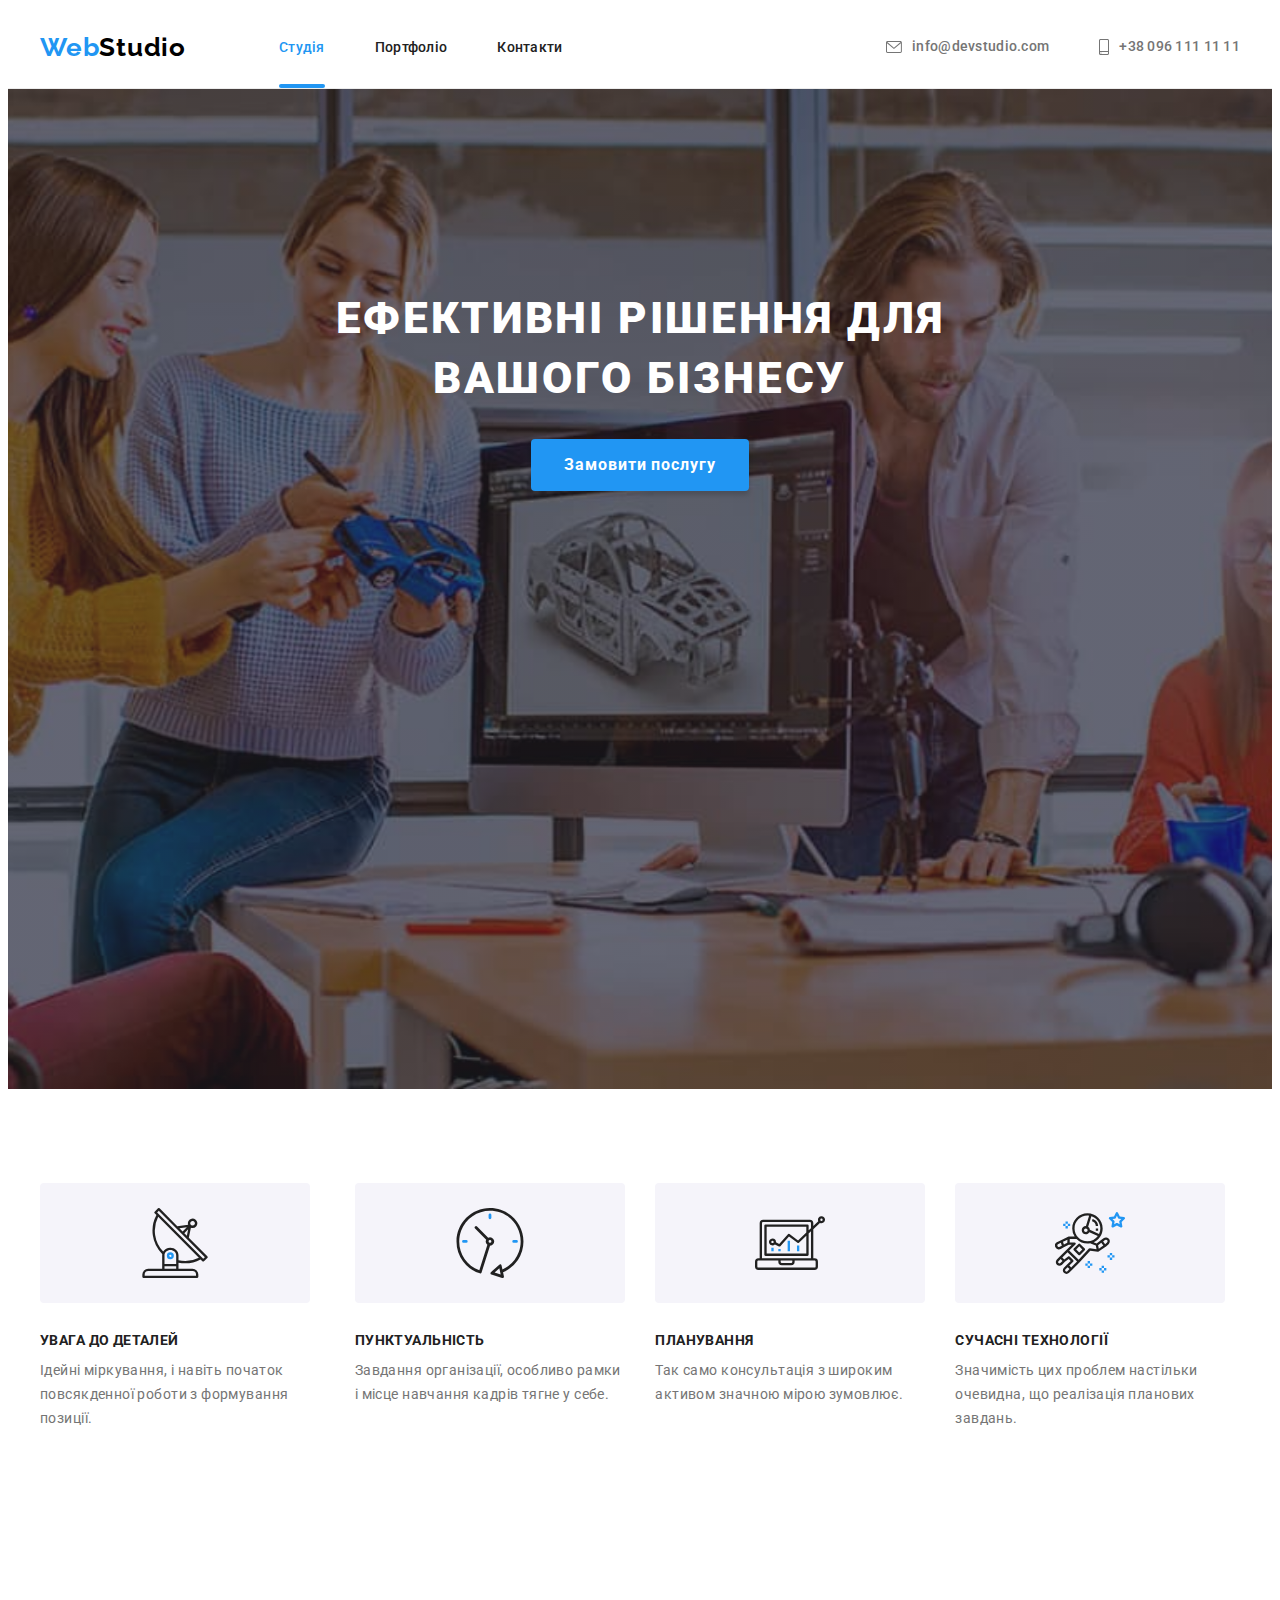
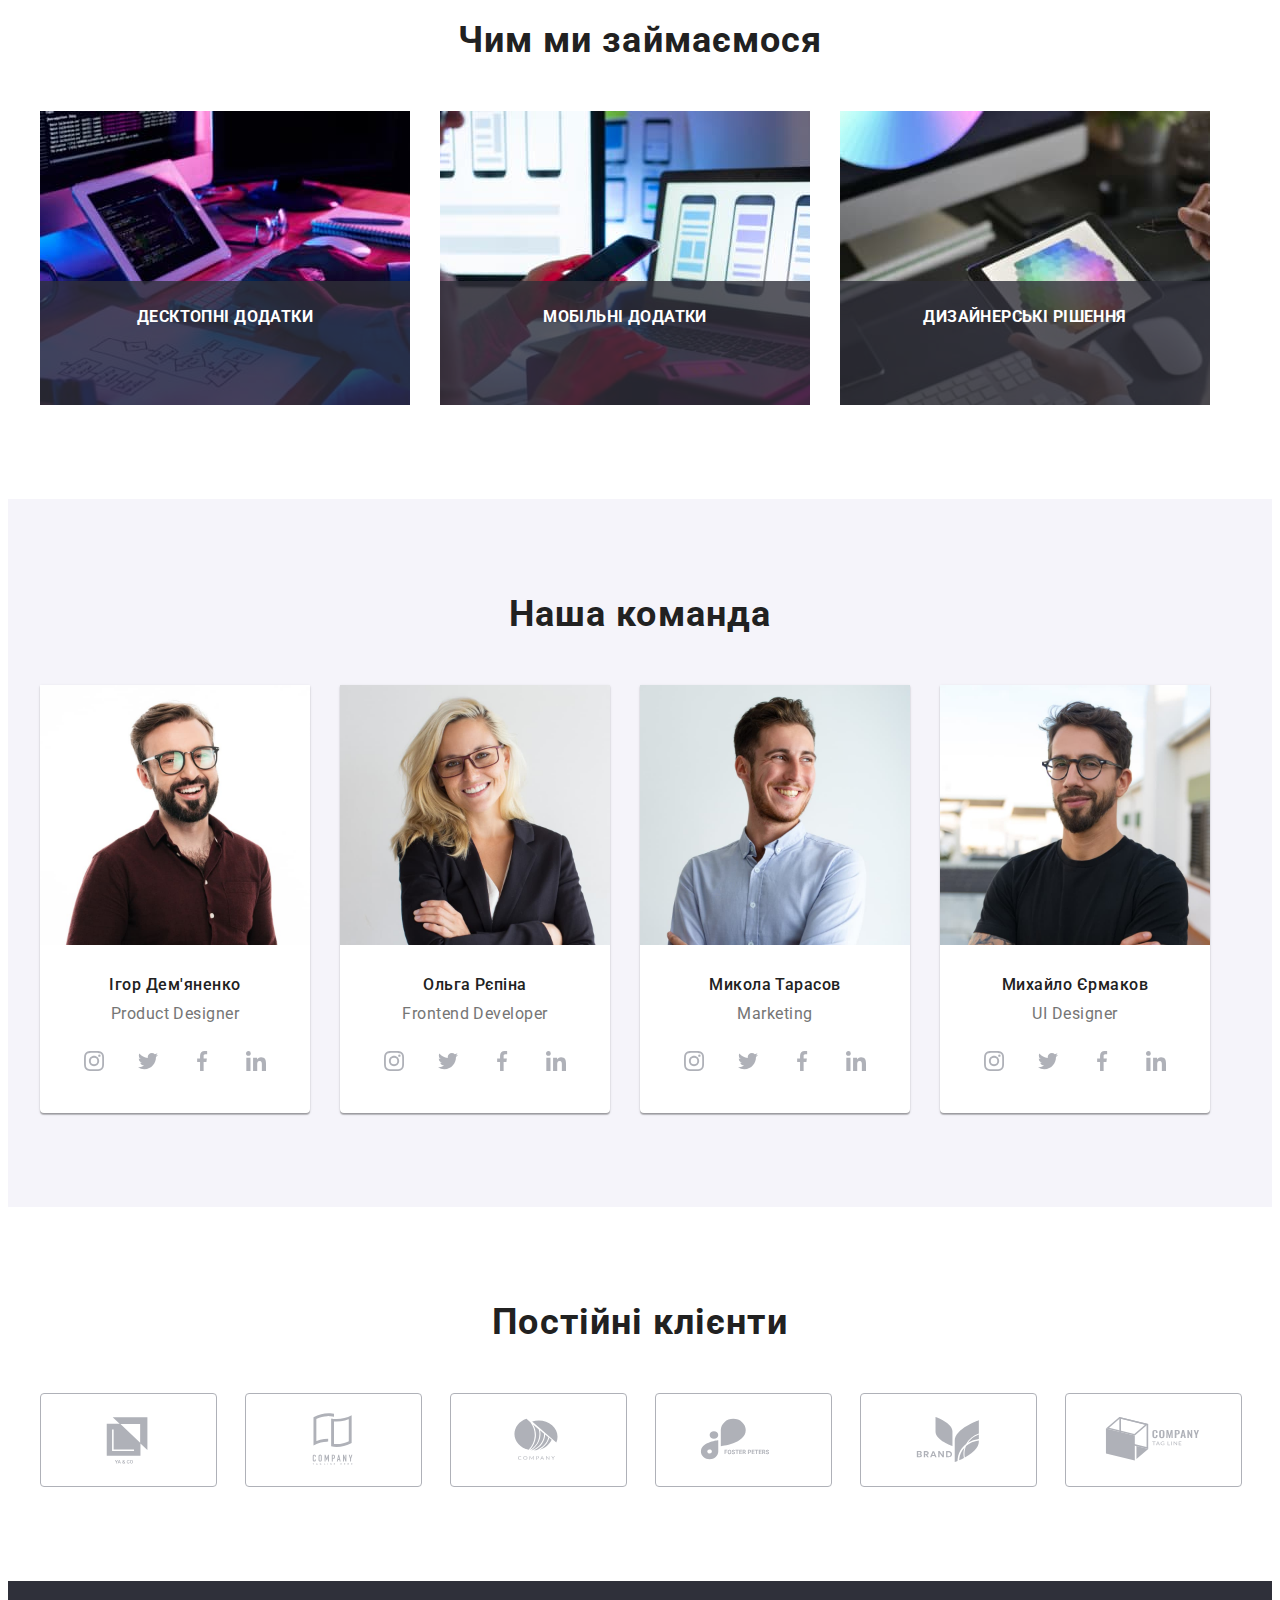
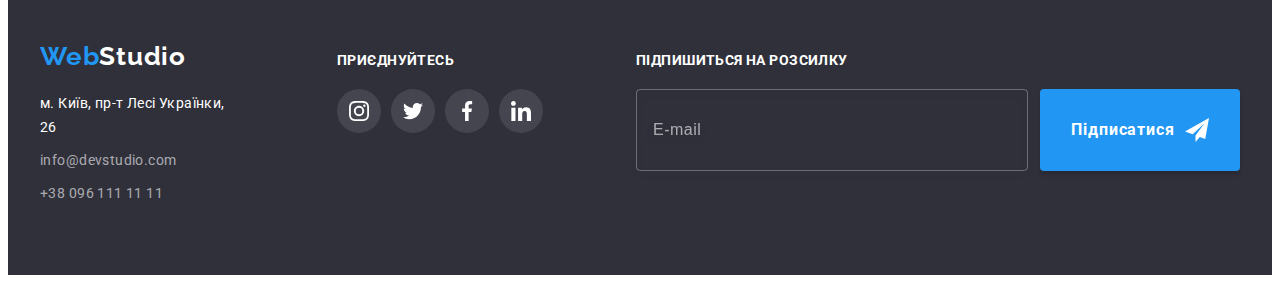
<file: index.html>
<!DOCTYPE html>
<html lang="uk">
  <head>
    <meta charset="UTF-8" />
    <meta http-equiv="X-UA-Compatible" content="IE=edge" />
    <meta name="viewport" content="width=device-width, initial-scale=1.0" />
    <title>WebStudio</title>
    <link
      rel="stylesheet"
      href="https://cdnjs.cloudflare.com/ajax/libs/modern-normalize/1.1.0/modern-normalize.min.css"
      integrity="sha512-wpPYUAdjBVSE4KJnH1VR1HeZfpl1ub8YT/NKx4PuQ5NmX2tKuGu6U/JRp5y+Y8XG2tV+wKQpNHVUX03MfMFn9Q=="
      crossorigin="anonymous"
      referrerpolicy="no-referrer"
    />
    <link rel="preconnect" href="https://fonts.googleapis.com" />
    <link rel="preconnect" href="https://fonts.gstatic.com" crossorigin />
    <link
      href="https://fonts.googleapis.com/css2?family=Raleway:wght@700&family=Roboto:wght@400;500;700;900&display=swap"
      rel="stylesheet"
    />
    <link rel="stylesheet" href="./css/main.min.css" />
  </head>
  <body>
    <header class="header">
      <div class="container">
        <div class="header__container">
          <nav class="header__nav">
            <a class="logo" href="/"
              >Web<span class="logo__part">Studio</span></a
            >
            <ul class="header__menu">
              <li>
                <a class="header__link header__link--current" href="/">Студія</a>
              </li>
              <li>
                <a class="header__link" href="./portfolio.html">Портфоліо</a>
              </li>
              <li>
                <a class="header__link" href="#">Контакти</a>
              </li>
            </ul>
          </nav>
          <ul class="contacts">
            <li>
              <a class="contacts__link" href="mailto:info@devstudio.com">
                <svg class="contacts__icon" width="16" height="12">
                  <use href="./images/icons.svg#icon-envelope"></use></svg>
                  info@devstudio.com</a
              >
            </li>
            <li>
              <a class="contacts__link" href="tel:+380961111111">
                <svg class="contacts__icon" width="10" height="16">
                  <use href="./images/icons.svg#icon-smartphone"></use>
                </svg>
                +38 096 111 11 11</a
              >
            </li>
          </ul>
        </div>
      </div>
    </header>
    <main>
      <section class="hero-section">
        <div class="container">
          <h1 class="hero-section__title">Ефективні рішення для вашого бізнесу</h1>
          <button class="button hero-section__button" type="button" data-modal-open>
            Замовити послугу
          </button>
        </div>
      </section>
      <section class="section">
        <div class="container">
          <h2 class="visually-hidden">Наші переваги</h2>
          <ul class="benefits">
            <li>
              <div class="benefits__container">
                <svg width="70" height="70">
                  <use href="./images/icons.svg#icon-antenna"></use>
                </svg>
              </div>
              <h3 class="benefits__title">Увага до деталей</h3>
              <p class="benefits__text">
                Ідейні міркування, і навіть початок повсякденної роботи з
                формування позиції.
              </p>
            </li>
            <li>
              <div class="benefits__container">
                <svg width="70" height="70">
                  <use href="./images/icons.svg#icon-clock"></use>
                </svg>
              </div>
              <h3 class="benefits__title">Пунктуальність</h3>
              <p class="benefits__text">
                Завдання організації, особливо рамки і місце навчання кадрів
                тягне у себе.
              </p>
            </li>
            <li>
              <div class="benefits__container">
                <svg width="70" height="70">
                  <use href="./images/icons.svg#icon-diagram"></use>
                </svg>
              </div>
              <h3 class="benefits__title">Планування</h3>
              <p class="benefits__text">
                Так само консультація з широким активом значною мірою зумовлює.
              </p>
            </li>
            <li>
              <div class="benefits__container">
                <svg width="70" height="70">
                  <use href="./images/icons.svg#icon-astronaut"></use>
                </svg>
              </div>
              <h3 class="benefits__title">Сучасні технології</h3>
              <p class="benefits__text">
                Значимість цих проблем настільки очевидна, що реалізація
                планових завдань.
              </p>
            </li>
          </ul>
        </div>
      </section>
      <section class="section section-activity">
        <div class="container">
          <h2 class="caption">Чим ми займаємося</h2>
          <ul class="section-activity__list ">
            <li class="section-activity__card">
              <img src="./images/box1.jpg" alt="Написання коду" width="370" />
              <div class="section-activity__title">
                <h3>Десктопні додатки</h3>
              </div>
            </li>
            <li class="section-activity__card">
              <img
                src="./images/box2.jpg"
                alt="Створення додатків"
                width="370"
              />
              <div class="section-activity__title">
                <h3>Мобільні додатки</h3>
              </div>
            </li>
            <li class="section-activity__card">
              <img
                src="./images/box3.jpg"
                alt="Дизайн оформлення"
                width="370"
              />
              <div class="section-activity__title">
                <h3>Дизайнерські рішення</h3>
              </div>
            </li>
          </ul>
        </div>
      </section>
      <section class="section team-section team-section--bg-color">
        <div class="container">
          <h2 class="caption">Наша команда</h2>
          <ul class="team-section__list">
            <li class="employee">
              <img
                src="./images/img1.jpg"
                alt="Фото дизайнера продукту"
                width="270"
              />
              <div class="employee__thumb">
                <h3 class="employee__title">Ігор Дем'яненко</h3>
                <p class="employee__text">Product Designer</p>
                <ul class="social-list">
                  <li class="social-list__item">
                    <a class="social-list__link" href="#">
                      <svg width="20" height="20">
                        <use href="./images/icons.svg#icon-instagram"></use>
                      </svg>
                    </a>
                  </li>
                  <li class="social-list__item">
                    <a class="social-list__link" href="#">
                      <svg width="20" height="20">
                        <use href="./images/icons.svg#icon-twitter"></use>
                      </svg>
                    </a>
                  </li>
                  <li class="social-list__item">
                    <a class="social-list__link" href="#">
                      <svg width="20" height="20">
                        <use href="./images/icons.svg#icon-facebook"></use>
                      </svg>
                    </a>
                  </li>
                  <li class="social-list__item">
                    <a class="social-list__link" href="#">
                      <svg width="20" height="20">
                        <use href="./images/icons.svg#icon-linkedin"></use>
                      </svg>
                    </a>
                  </li>
                </ul>
              </div>
            </li>
            <li class="employee">
              <img
                src="./images/img2.jpg"
                alt="Фото Frontend розробника"
                width="270"
              />
              <div class="employee__thumb">
                <h3 class="employee__title">Ольга Рєпіна</h3>
                <p class="employee__text">Frontend Developer</p>
                <ul class="social-list">
                  <li class="social-list__item">
                    <a class="social-list__link" href="#">
                      <svg width="20" height="20">
                        <use href="./images/icons.svg#icon-instagram"></use>
                      </svg>
                    </a>
                  </li>
                  <li class="social-list__item">
                    <a class="social-list__link" href="#">
                      <svg width="20" height="20">
                        <use href="./images/icons.svg#icon-twitter"></use>
                      </svg>
                    </a>
                  </li>
                  <li class="social-list__item">
                    <a class="social-list__link" href="#">
                      <svg width="20" height="20">
                        <use href="./images/icons.svg#icon-facebook"></use>
                      </svg>
                    </a>
                  </li>
                  <li class="social-list__item">
                    <a class="social-list__link" href="#">
                      <svg width="20" height="20">
                        <use href="./images/icons.svg#icon-linkedin"></use>
                      </svg>
                    </a>
                  </li>
                </ul>
              </div>
            </li>
            <li class="employee">
              <img src="./images/img3.jpg" alt="Фото маркетолога" width="270" />
              <div class="employee__thumb">
                <h3 class="employee__title">Микола Тарасов</h3>
                <p class="employee__text">Marketing</p>
                <ul class="social-list">
                  <li class="social-list__item">
                    <a class="social-list__link" href="#">
                      <svg width="20" height="20">
                        <use href="./images/icons.svg#icon-instagram"></use>
                      </svg>
                    </a>
                  </li>
                  <li class="social-list__item">
                    <a class="social-list__link" href="#">
                      <svg width="20" height="20">
                        <use href="./images/icons.svg#icon-twitter"></use>
                      </svg>
                    </a>
                  </li>
                  <li class="social-list__item">
                    <a class="social-list__link" href="#">
                      <svg width="20" height="20">
                        <use href="./images/icons.svg#icon-facebook"></use>
                      </svg>
                    </a>
                  </li>
                  <li class="social-list__item">
                    <a class="social-list__link" href="#">
                      <svg width="20" height="20">
                        <use href="./images/icons.svg#icon-linkedin"></use>
                      </svg>
                    </a>
                  </li>
                </ul>
              </div>
            </li>
            <li class="employee">
              <img
                src="./images/img4.jpg"
                alt="Фото дизайнера інтерфейсу"
                width="270"
              />
              <div class="employee__thumb">
                <h3 class="employee__title">Михайло Єрмаков</h3>
                <p class="employee__text">UI Designer</p>
                <ul class="social-list">
                  <li class="social-list__item">
                    <a class="social-list__link" href="#">
                      <svg width="20" height="20">
                        <use href="./images/icons.svg#icon-instagram"></use>
                      </svg>
                    </a>
                  </li>
                  <li class="social-list__item">
                    <a class="social-list__link" href="#">
                      <svg width="20" height="20">
                        <use href="./images/icons.svg#icon-twitter"></use>
                      </svg>
                    </a>
                  </li>
                  <li class="social-list__item">
                    <a class="social-list__link" href="#">
                      <svg width="20" height="20">
                        <use href="./images/icons.svg#icon-facebook"></use>
                      </svg>
                    </a>
                  </li>
                  <li class="social-list__item">
                    <a class="social-list__link" href="#">
                      <svg width="20" height="20">
                        <use href="./images/icons.svg#icon-linkedin"></use>
                      </svg>
                    </a>
                  </li>
                </ul>
              </div>
            </li>
          </ul>
        </div>
      </section>
      <section class="section">
        <div class="container">
          <h2 class="caption">Постійні клієнти</h2>
          <ul class="clients-list">
            <li class="clients-list__item">
              <a class="clients-list__link" href="#">
                <svg width="106" height="60">
                  <use href="./images/icons.svg#icon-logo"></use>
                </svg>
              </a>
            </li>

            <li class="clients-list__item">
              <a class="clients-list__link" href="#">
                <svg width="106" height="60">
                  <use href="./images/icons.svg#icon-tag-line-here"></use>
                </svg>
              </a>
            </li>

            <li class="clients-list__item">
              <a class="clients-list__link" href="#">
                <svg width="106" height="60">
                  <use href="./images/icons.svg#icon-company"></use>
                </svg>
              </a>
            </li>

            <li class="clients-list__item">
              <a class="clients-list__link" href="#">
                <svg width="106" height="60">
                  <use href="./images/icons.svg#icon-foster-peters"></use>
                </svg>
              </a>
            </li>

            <li class="clients-list__item">
              <a class="clients-list__link" href="#">
                <svg width="106" height="60">
                  <use href="./images/icons.svg#icon-brand"></use>
                </svg>
              </a>
            </li>

            <li class="clients-list__item">
              <a class="clients-list__link" href="#">
                <svg width="106" height="60">
                  <use href="./images/icons.svg#icon-tag-line"></use>
                </svg>
              </a>
            </li>
          </ul>
        </div>
      </section>
    </main>
    <footer class="footer">
      <div class="container">
        <div class="footer__container">
          <div class="footer__thumb">
            <a class="logo" href="/"
              >Web<span class="logo__part logo__part--white">Studio</span></a
            >
            <address class="footer__address">
              <ul>
                <li class="footer__item">
                  <a
                    class="footer__link footer__link--white"
                    href="https://goo.gl/maps/CPtrU1FHBa2aNyZL9"
                    target="_blank"
                    rel="noopener noreferrer nofollow"
                    >м. Київ, пр-т Лесі Українки, 26</a
                  >
                </li>
                <li class="footer__item">
                  <a
                    class="footer__link"
                    href="mailto:info@devstudio.com"
                    >info@devstudio.com</a
                  >
                </li>
                <li class="footer__item">
                  <a class="footer__link" href="tel:+380961111111"
                    >+38 096 111 11 11</a
                  >
                </li>
              </ul>
            </address>
          </div>
          <div class="footer__social">
            <p class="footer__caption">Приєднуйтесь</p>
            <ul class="footer__social-list">
              <li class="footer__social-item">
                <a class="footer__social-link" href="#">
                  <svg width="20" height="20">
                    <use href="./images/icons.svg#icon-instagram"></use>
                  </svg>
                </a>
              </li>
              <li class="footer__social-item">
                <a class="footer__social-link" href="#">
                  <svg width="20" height="20">
                    <use href="./images/icons.svg#icon-twitter"></use>
                  </svg>
                </a>
              </li>
              <li class="footer__social-item">
                <a class="footer__social-link" href="#">
                  <svg width="20" height="20">
                    <use href="./images/icons.svg#icon-facebook"></use>
                  </svg>
                </a>
              </li>
              <li class="footer__social-item">
                <a class="footer__social-link" href="#">
                  <svg width="20" height="20">
                    <use href="./images/icons.svg#icon-linkedin"></use>
                  </svg>
                </a>
              </li>
            </ul>
          </div>

          <div>
            <p class="footer__caption">Підпишиться на розсилку</p>
            <form name="subscription-form" class="subscription-form">
              <label for="email"></label>
              <input
                id="email"
                class="subscription-form__input"
                type="email"
                name="email-footer"
                placeholder="E-mail"
              />
              <button class="button subscription-form__button" type="submit">
                Підписатися
                <svg width="24" height="24">
                  <use href="./images/icons.svg#icon-send"></use>
                </svg>
              </button>
            </form>
          </div>
        </div>
      </div>
    </footer>

    <div class="backdrop is-hidden" data-modal>
      <div class="modal">
        <button class="modal__close-button" type="button" data-modal-close>
          <svg width="11" height="11">
            <use href="./images/icons.svg#icon-close-black"></use>
          </svg>
        </button>
        <div class="modal__container">
          <h2 class="modal__title">Залиште свої дані, ми вам передзвонимо</h2>
          <form class="form">
            <label class="form__label" for="person-name">Ім'я</label>
            <div class="form__control">
              <input
                id="person-name"
                class="form__input"
                type="text"
                name="person-name"
              />
              <svg class="form__icon" width="18" height="18">
                <use href="./images/icons.svg#icon-person"></use>
              </svg>
            </div>

            <label class="form__label" for="person-number">Телефон</label>
            <div class="form__control">
              <input
                id="person-number"
                class="form__input"
                type="tel"
                name="person-number"
              />
              <svg class="form__icon" width="18" height="18">
                <use href="./images/icons.svg#icon-phone"></use>
              </svg>
            </div>

            <label class="form__label" for="person-email">Пошта</label>
            <div class="form__control">
              <input
                id="person-email"
                class="form__input"
                type="email"
                name="person-email"
              />
              <svg class="form__icon" width="18" height="18">
                <use href="./images/icons.svg#icon-email"></use>
              </svg>
            </div>

            <label class="form__label" for="person-comment">Коментар</label>
            <textarea
              id="person-comment"
              class="form__comment"
              name="person-comment"
              placeholder="Введіть текст"
            ></textarea>

            <div class="form__checkbox">
              <label for="checkbox-terms" class="form__checkbox-label">
              <input
                id="checkbox-terms"
                class="form__checkbox-input visually-hidden"
                type="checkbox"
                name="checkbox-terms"
              />
                <div class="form__checkbox-icon">
                  <svg width="16" height="15">
                    <use href="./images/icons.svg#icon-check"></use>
                  </svg>
                </div>
                Погоджуюся з розсилкою та приймаю
                <a class="form__link-terms" href="#">Умови договору</a>
              </label>
            </div>
            <button class=" button form__button" type="submit">Відправити</button>
          </form>
        </div>
      </div>
    </div>

    <script src="./js/modal..js"></script>
  </body>
</html>
</file>
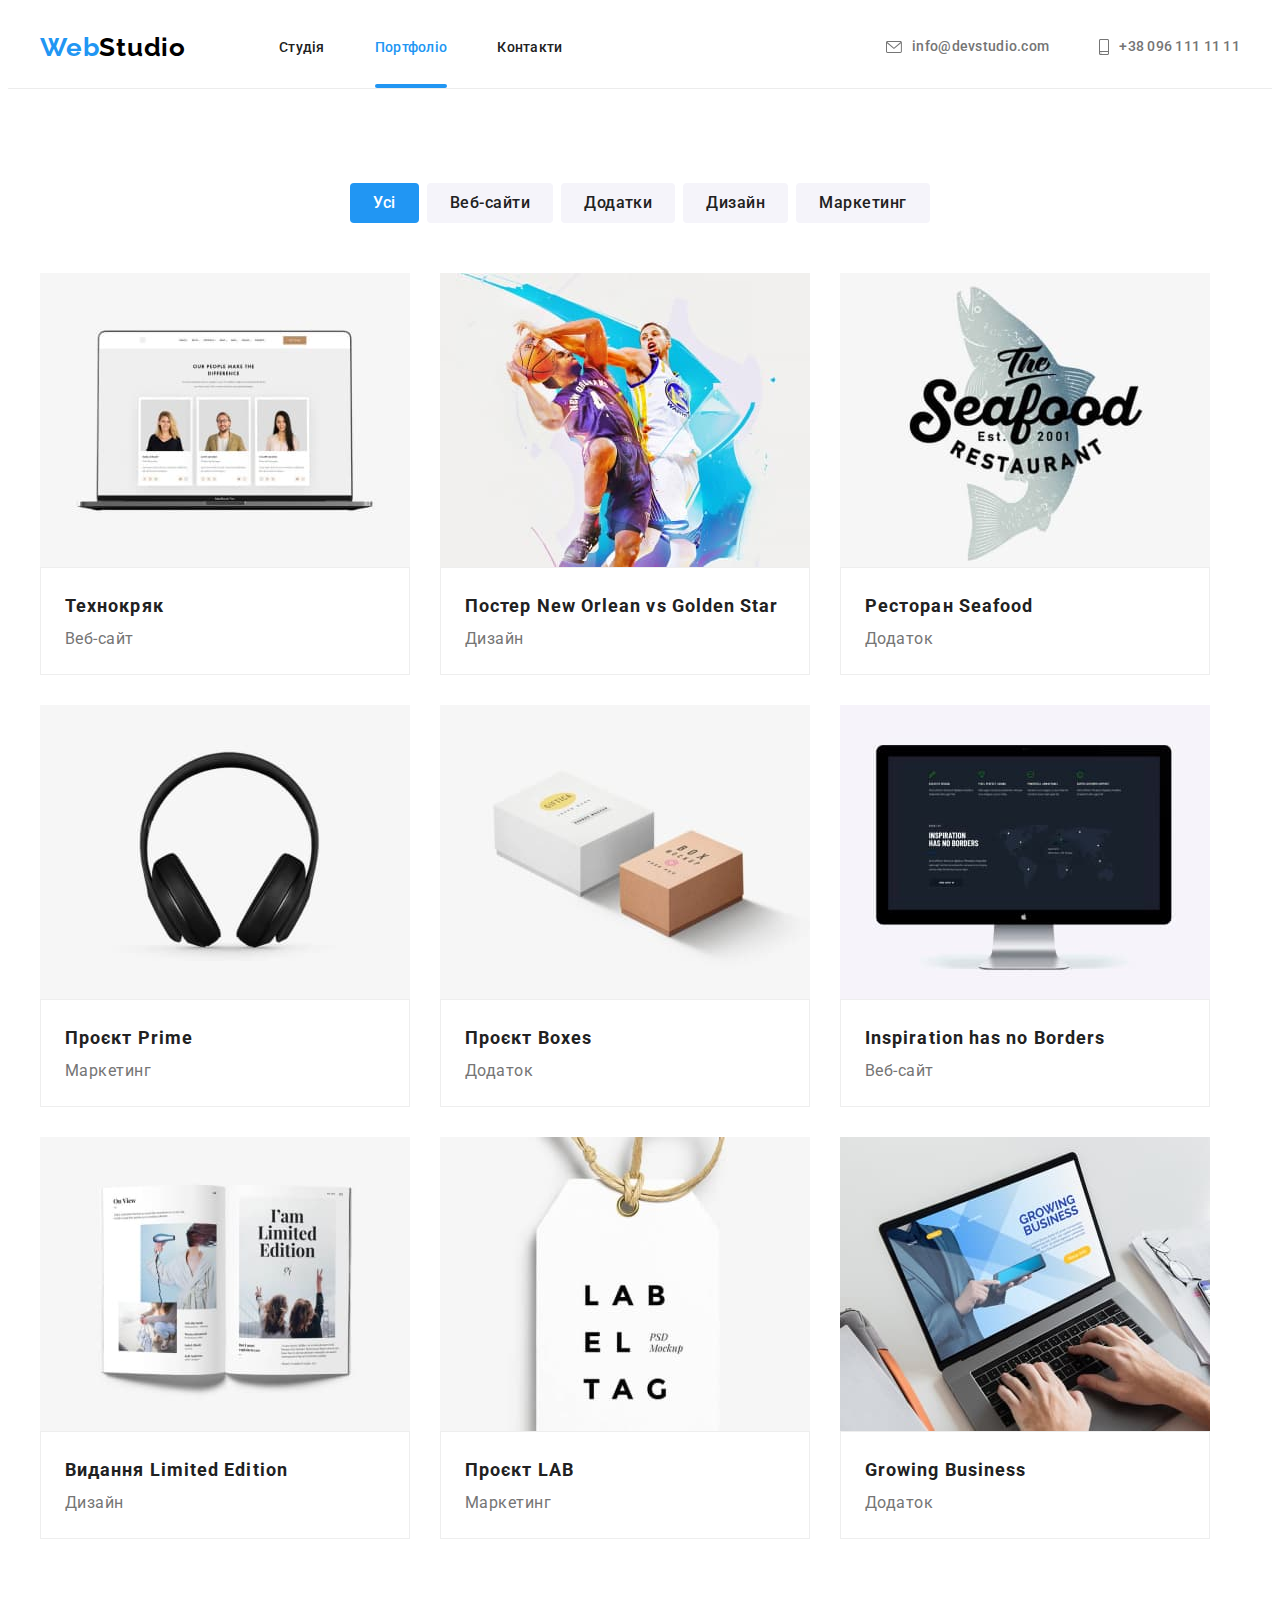
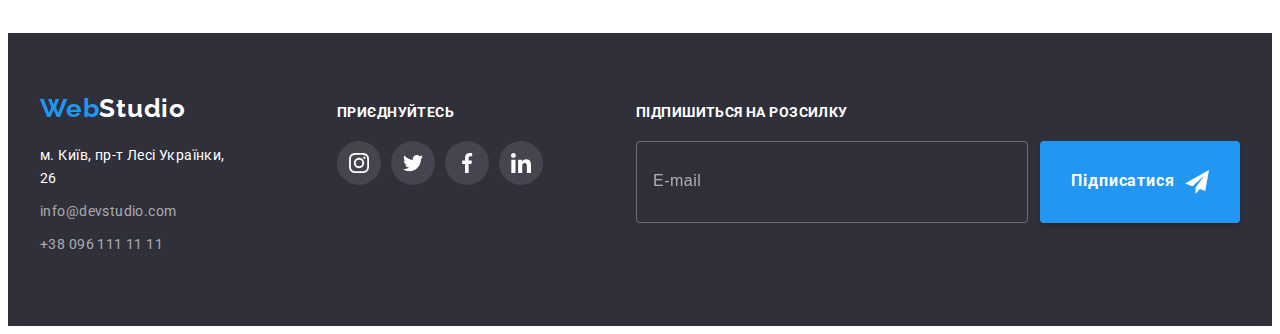
<file: portfolio.html>
<!DOCTYPE html>
<html lang="en">
  <head>
    <meta charset="UTF-8" />
    <meta http-equiv="X-UA-Compatible" content="IE=edge" />
    <meta name="viewport" content="width=device-width, initial-scale=1.0" />
    <title>Document</title>
    <link
      rel="stylesheet"
      href="https://cdnjs.cloudflare.com/ajax/libs/modern-normalize/1.1.0/modern-normalize.min.css"
      integrity="sha512-wpPYUAdjBVSE4KJnH1VR1HeZfpl1ub8YT/NKx4PuQ5NmX2tKuGu6U/JRp5y+Y8XG2tV+wKQpNHVUX03MfMFn9Q=="
      crossorigin="anonymous"
      referrerpolicy="no-referrer"
    />
    <link rel="preconnect" href="https://fonts.googleapis.com" />
    <link rel="preconnect" href="https://fonts.gstatic.com" crossorigin />
    <link
      href="https://fonts.googleapis.com/css2?family=Raleway:wght@700&family=Roboto:wght@400;500;700;900&display=swap"
      rel="stylesheet"
    />
    <link rel="stylesheet" href="./css/main.min.css" />
  </head>
  <body>
    <header class="header">
      <div class="container">
        <div class="header__container">
          <nav class="header__nav">
            <a class="logo" href="/"
              >Web<span class="logo__part">Studio</span></a
            >
            <ul class=" header__menu">
              <li><a class="header__link" href="./index.html">Студія</a></li>
              <li><a class="header__link header__link--current" href="#">Портфоліо</a></li>
              <li><a class="header__link" href="#">Контакти</a></li>
            </ul>
          </nav>
          <ul class="contacts">
            <li>
              <a class="contacts__link" href="mailto:info@devstudio.com">
                <svg class="contacts__icon" width="16" height="12">
                  <use href="./images/icons.svg#icon-envelope"></use></svg>
                  info@devstudio.com</a
              >
            </li>
            <li>
              <a class="contacts__link" href="tel:+380961111111">
                <svg class="contacts__icon" width="10" height="16">
                  <use href="./images/icons.svg#icon-smartphone"></use>
                </svg>
                +38 096 111 11 11</a
              >
            </li>
          </ul>
        </div>
      </div>
    </header>
    <main>
      <h1 class="visually-hidden">Портфоліо</h1>
      <section class="section">
        <div class="container">
          <ul class="filter-list">
            <li>
              <button class="filter-list__button filter-list__button--current" type="button">Усі</button>
            </li>
            <li>
              <button class="filter-list__button" type="button">Веб-сайти</button>
            </li>
            <li>
              <button class="filter-list__button" type="button">Додатки</button>
            </li>
            <li>
              <button class="filter-list__button" type="button">Дизайн</button>
            </li>
            <li>
              <button class="filter-list__button" type="button">Маркетинг</button>
            </li>
          </ul>

          <ul class="portfolio">
            <li>
              <a class="portfolio__link" href="">
                <div class="portfolio__img">
                  <img
                    src="./images/technokryak.jpg"
                    alt="Веб-сайт"
                    width="370"
                  />
                  <div class="portfolio__overlay">
                    <p>
                      Ресурс пропонує комплексні пропозиції з різним рівнем
                      функціоналу та сервісів. Все це дозволить відвідувачу
                      отримати вичерпні відомості про компанію чи приватну
                      особу.
                    </p>
                  </div>
                </div>
                <div class="portfolio__box">
                  <h2 class="portfolio__title">Технокряк</h2>
                  <p class="portfolio__text">Веб-сайт</p>
                </div>
              </a>
            </li>
            <li>
              <a class="portfolio__link" href="">
                <div class="portfolio__img">
                <img
                  src="./images/poster.jpg"
                  alt="Гра в баскетбол"
                  width="370"
                />
                <div class="portfolio__overlay">
                    <p>
                      Ресурс пропонує комплексні пропозиції з різним рівнем
                      функціоналу та сервісів. Все це дозволить відвідувачу
                      отримати вичерпні відомості про компанію чи приватну
                      особу.
                    </p>
                  </div>
                </div>
                <div class="portfolio__box">
                  <h2 class="portfolio__title">Постер New Orlean vs Golden Star</h2>
                  <p class="portfolio__text">Дизайн</p>
                </div>
              </a>
            </li>
            <li>
              <a class="portfolio__link" href="">
                <div class="portfolio__img">
                <img
                  src="./images/restaurant.jpg"
                  alt="Назва ресторану"
                  width="370"
                />
                <div class="portfolio__overlay">
                    <p>
                      Ресурс пропонує комплексні пропозиції з різним рівнем
                      функціоналу та сервісів. Все це дозволить відвідувачу
                      отримати вичерпні відомості про компанію чи приватну
                      особу.
                    </p>
                  </div>
                </div>
                <div class="portfolio__box">
                  <h2 class="portfolio__title">Ресторан Seafood</h2>
                  <p class="portfolio__text">Додаток</p>
                </div>
              </a>
            </li>
            <li>
              <a class="portfolio__link" href="">
                <div class="portfolio__img">
                <img
                  src="./images/project-prime.jpg"
                  alt="Навушники"
                  width="370"
                />
                <div class="portfolio__overlay">
                    <p>
                      Ресурс пропонує комплексні пропозиції з різним рівнем
                      функціоналу та сервісів. Все це дозволить відвідувачу
                      отримати вичерпні відомості про компанію чи приватну
                      особу.
                    </p>
                  </div>
                </div>
                <div class="portfolio__box">
                  <h2 class="portfolio__title">Проєкт Prime</h2>
                  <p class="portfolio__text">Маркетинг</p>
                </div>
              </a>
            </li>
            <li>
              <a class="portfolio__link" href="">
                <div class="portfolio__img">
                <img
                  src="./images/project-boxes.jpg"
                  alt="Дві коробки"
                  width="370"
                />
                <div class="portfolio__overlay">
                    <p>
                      Ресурс пропонує комплексні пропозиції з різним рівнем
                      функціоналу та сервісів. Все це дозволить відвідувачу
                      отримати вичерпні відомості про компанію чи приватну
                      особу.
                    </p>
                  </div>
                </div>
                <div class="portfolio__box">
                  <h2 class="portfolio__title">Проєкт Boxes</h2>
                  <p class="portfolio__text">Додаток</p>
                </div>
              </a>
            </li>
            <li>
              <a class="portfolio__link" href="">
                <div class="portfolio__img">
                <img
                  src="./images/inspiration.jpg"
                  alt="Монітор з відкритим веб-сайтом"
                  width="370"
                />
                <div class="portfolio__overlay">
                    <p>
                      Ресурс пропонує комплексні пропозиції з різним рівнем
                      функціоналу та сервісів. Все це дозволить відвідувачу
                      отримати вичерпні відомості про компанію чи приватну
                      особу.
                    </p>
                  </div>
                </div>
                <div class="portfolio__box">
                  <h2 class="portfolio__title">Inspiration has no Borders</h2>
                  <p class="portfolio__text">Веб-сайт</p>
                </div>
              </a>
            </li>
            <li>
              <a class="portfolio__link" href="">
                <div class="portfolio__img">
                <img
                  src="./images/limited-edition.jpg"
                  alt="Журнал"
                  width="370"
                />
                <div class="portfolio__overlay">
                    <p>
                      Ресурс пропонує комплексні пропозиції з різним рівнем
                      функціоналу та сервісів. Все це дозволить відвідувачу
                      отримати вичерпні відомості про компанію чи приватну
                      особу.
                    </p>
                  </div>
                </div>
                <div class="portfolio__box">
                  <h2 class="portfolio__title">Видання Limited Edition</h2>
                  <p class="portfolio__text">Дизайн</p>
                </div>
              </a>
            </li>
            <li>
              <a class="portfolio__link" href="">
                <div class="portfolio__img">
                <img
                  src="./images/project-lab.jpg"
                  alt="Тег етикетки"
                  width="370"
                />
                <div class="portfolio__overlay">
                    <p>
                      Ресурс пропонує комплексні пропозиції з різним рівнем
                      функціоналу та сервісів. Все це дозволить відвідувачу
                      отримати вичерпні відомості про компанію чи приватну
                      особу.
                    </p>
                  </div>
                </div>
                <div class="portfolio__box">
                  <h2 class="portfolio__title">Проєкт LAB</h2>
                  <p class="portfolio__text">Маркетинг</p>
                </div>
              </a>
            </li>
            <li>
              <a class="portfolio__link" href="">
                <div class="portfolio__img">
                <img
                  src="./images/growing-business.jpg"
                  alt="Ноутбук за яким прац.є людина "
                  width="370"
                />
                <div class="portfolio__overlay">
                    <p>
                      Ресурс пропонує комплексні пропозиції з різним рівнем
                      функціоналу та сервісів. Все це дозволить відвідувачу
                      отримати вичерпні відомості про компанію чи приватну
                      особу.
                    </p>
                  </div>
                </div>
                <div class="portfolio__box">
                  <h2 class="portfolio__title">Growing Business</h2>
                  <p class="portfolio__text">Додаток</p>
                </div>
              </a>
            </li>
          </ul>
        </div>
      </section>
    </main>

    <footer class="footer">
      <div class="container">
        <div class="footer__container">
          <div class="footer__thumb">
            <a class="logo" href="/"
              >Web<span class="logo__part logo__part--white">Studio</span></a
            >
            <address class="footer__address">
              <ul>
                <li class="footer__item">
                  <a
                    class="footer__link footer__link--white"
                    href="https://goo.gl/maps/CPtrU1FHBa2aNyZL9"
                    target="_blank"
                    rel="noopener noreferrer nofollow"
                    >м. Київ, пр-т Лесі Українки, 26</a
                  >
                </li>
                <li class="footer__item">
                  <a
                    class="footer__link"
                    href="mailto:info@devstudio.com"
                    >info@devstudio.com</a
                  >
                </li>
                <li class="footer__item">
                  <a class="footer__link" href="tel:+380961111111"
                    >+38 096 111 11 11</a
                  >
                </li>
              </ul>
            </address>
          </div>
          <div class="footer__social">
            <p class="footer__caption">Приєднуйтесь</p>
            <ul class="footer__social-list">
              <li class="footer__social-item">
                <a class="footer__social-link" href="#">
                  <svg width="20" height="20">
                    <use href="./images/icons.svg#icon-instagram"></use>
                  </svg>
                </a>
              </li>
              <li class="footer__social-item">
                <a class="footer__social-link" href="#">
                  <svg width="20" height="20">
                    <use href="./images/icons.svg#icon-twitter"></use>
                  </svg>
                </a>
              </li>
              <li class="footer__social-item">
                <a class="footer__social-link" href="#">
                  <svg width="20" height="20">
                    <use href="./images/icons.svg#icon-facebook"></use>
                  </svg>
                </a>
              </li>
              <li class="footer__social-item">
                <a class="footer__social-link" href="#">
                  <svg width="20" height="20">
                    <use href="./images/icons.svg#icon-linkedin"></use>
                  </svg>
                </a>
              </li>
            </ul>
          </div>

          <div>
            <p class="footer__caption">Підпишиться на розсилку</p>
            <form name="subscription-form" class="subscription-form">
              <label for="email"></label>
              <input
                id="email"
                class="subscription-form__input"
                type="email"
                name="email-footer"
                placeholder="E-mail"
              />
              <button class="button subscription-form__button" type="submit">
                Підписатися
                <svg width="24" height="24">
                  <use href="./images/icons.svg#icon-send"></use>
                </svg>
              </button>
            </form>
          </div>
        </div>
      </div>
    </footer>
  </body>
</html>
</file>
<file: css/main.min.css>
:root{--primary-text-color: #757575;--title-text-color: #212121;--primary-white-color: #ffffff;--accept-color: #2196f3;--accept-text-color: rgba(255, 255, 255, 0.6);--primary-bg-color: #2f303a;--secondary-bg-color: #f5f4fa;--black-color: #000000;--icon-bg: #f5f4fa;--secondary-accept-color: #afb1b8;--main-font-size: 14px;--secondary-font-size: 16px;--main-font-weight: 400}body{background-color:var(--primary-white-color);color:var(--primary-text-color);font-family:"Roboto","Raleway",sans-serif;font-size:var(--main-font-size);font-weight:var(--main-font-weight)}h1,h2,h3,h4,h5,h6,p{margin:0}ul{margin:0;padding:0;list-style:none}a{text-decoration:none}img{display:block;max-width:100%;height:auto}.visually-hidden{position:absolute;white-space:nowrap;width:1px;height:1px;overflow:hidden;border:0;padding:0;clip:rect(0 0 0 0);-webkit-clip-path:inset(50%);clip-path:inset(50%);margin:-1px}.section-activity__list{display:-webkit-box;display:-ms-flexbox;display:flex;-ms-flex-preferred-size:calc((100% - 60px)/3);flex-basis:calc((100% - 60px)/3);gap:30px}.section-activity__card{position:relative;width:370px}.section-activity__title{position:absolute;width:100%;height:70px;bottom:0;padding-top:27px;padding-bottom:27px;background-color:rgba(47,48,58,.8);font-size:var(--main-font-size);font-weight:700;line-height:1.14;text-align:center;letter-spacing:.03em;text-transform:uppercase;color:var(--primary-white-color)}.backdrop{position:fixed;top:0;left:0;width:100%;height:100%;background-color:rgba(0,0,0,.2);z-index:1;-webkit-transition:opacity 250ms,visibility 250ms;transition:opacity 250ms,visibility 250ms}.is-hidden{opacity:0;visibility:hidden;pointer-events:none}.benefits{display:-webkit-box;display:-ms-flexbox;display:flex;-ms-flex-preferred-size:calc((100% - 90px)/4);flex-basis:calc((100% - 90px)/4);gap:30px}.benefits__container{display:-webkit-box;display:-ms-flexbox;display:flex;-webkit-box-align:center;-ms-flex-align:center;align-items:center;-webkit-box-pack:center;-ms-flex-pack:center;justify-content:center;margin-bottom:30px;width:270px;height:120px;border-radius:4px;background-color:var(--secondary-bg-color)}.benefits__title{margin-bottom:10px;color:var(--title-text-color);font-weight:700;font-size:var(--main-font-size);line-height:1.14;letter-spacing:.03em;text-transform:uppercase}.benefits__text{line-height:1.71;letter-spacing:.03em}.button{border:1px solid rgba(0,0,0,0);border-radius:4px;background-color:var(--accept-color);color:var(--primary-white-color);font-family:inherit;font-weight:700;font-size:var(--secondary-font-size);line-height:1.88;letter-spacing:.06em;cursor:pointer;text-align:center;-webkit-box-shadow:0px 4px 4px rgba(0,0,0,.15);box-shadow:0px 4px 4px rgba(0,0,0,.15);-webkit-transition:background-color 250ms cubic-bezier(0.4, 0, 0.2, 1);transition:background-color 250ms cubic-bezier(0.4, 0, 0.2, 1)}.button:hover,.button:focus{background-color:#188ce8}.caption{margin-bottom:50px;color:var(--title-text-color);font-weight:700;font-size:36px;line-height:1.17;letter-spacing:.03em;text-align:center}.clients-list{display:-webkit-box;display:-ms-flexbox;display:flex;gap:30px}.clients-list__item{width:calc((100% - 150px)/6)}.clients-list__link{display:-webkit-box;display:-ms-flexbox;display:flex;-webkit-box-align:center;-ms-flex-align:center;align-items:center;-webkit-box-pack:center;-ms-flex-pack:center;justify-content:center;width:100%;height:92px;border:1px solid var(--secondary-accept-color);border-radius:4px;fill:var(--secondary-accept-color);-webkit-transition:border-color 250ms cubic-bezier(0.4, 0, 0.2, 1),fill 250ms cubic-bezier(0.4, 0, 0.2, 1);transition:border-color 250ms cubic-bezier(0.4, 0, 0.2, 1),fill 250ms cubic-bezier(0.4, 0, 0.2, 1)}.clients-list__link:hover,.clients-list__link:focus{border-color:var(--accept-color);fill:var(--accept-color)}.contacts{display:-webkit-box;display:-ms-flexbox;display:flex;gap:50px}.contacts__icon{margin-right:10px}.contacts__link{display:-webkit-box;display:-ms-flexbox;display:flex;-webkit-box-align:center;-ms-flex-align:center;align-items:center;color:var(--primary-text-color);fill:var(--primary-text-color);font-weight:500;line-height:1.14;letter-spacing:.02em;-webkit-transition:color 250ms cubic-bezier(0.4, 0, 0.2, 1),fill 250ms cubic-bezier(0.4, 0, 0.2, 1);transition:color 250ms cubic-bezier(0.4, 0, 0.2, 1),fill 250ms cubic-bezier(0.4, 0, 0.2, 1)}.contacts__link:hover,.contacts__link:focus{color:var(--accept-color);fill:var(--accept-color)}.container{width:100%;max-width:1200px;padding-right:15px;padding-left:15px;margin:0 auto}.employee{background-color:var(--primary-white-color);-webkit-box-shadow:0px 1px 3px rgba(0,0,0,.12),0px 1px 1px rgba(0,0,0,.14),0px 2px 1px rgba(0,0,0,.2);box-shadow:0px 1px 3px rgba(0,0,0,.12),0px 1px 1px rgba(0,0,0,.14),0px 2px 1px rgba(0,0,0,.2);border-radius:0px 0px 4px 4px}.employee__thumb{padding-top:30px;padding-bottom:30px}.employee__title{margin-bottom:10px;color:var(--title-text-color);font-weight:500;font-size:var(--secondary-font-size);line-height:1.19;letter-spacing:.03em;text-align:center}.employee__text{font-size:var(--secondary-font-size);line-height:1.19;letter-spacing:.03em;text-align:center;margin-bottom:16px}.filter-list{padding-bottom:16px;display:-webkit-box;display:-ms-flexbox;display:flex;-webkit-box-pack:center;-ms-flex-pack:center;justify-content:center;gap:8px;margin-bottom:34px}.filter-list__button{padding:6px 22px;-webkit-box-pack:center;-ms-flex-pack:center;justify-content:center;border:1px solid rgba(0,0,0,0);border-radius:4px;background-color:var(--secondary-bg-color);color:var(--title-text-color);font-family:inherit;font-weight:500;font-size:var(--secondary-font-size);line-height:1.62;letter-spacing:.03em;cursor:pointer;-webkit-transition:background-color 250ms cubic-bezier(0.4, 0, 0.2, 1),color 250ms cubic-bezier(0.4, 0, 0.2, 1),-webkit-box-shadow 250ms cubic-bezier(0.4, 0, 0.2, 1);transition:background-color 250ms cubic-bezier(0.4, 0, 0.2, 1),color 250ms cubic-bezier(0.4, 0, 0.2, 1),-webkit-box-shadow 250ms cubic-bezier(0.4, 0, 0.2, 1);transition:background-color 250ms cubic-bezier(0.4, 0, 0.2, 1),color 250ms cubic-bezier(0.4, 0, 0.2, 1),box-shadow 250ms cubic-bezier(0.4, 0, 0.2, 1);transition:background-color 250ms cubic-bezier(0.4, 0, 0.2, 1),color 250ms cubic-bezier(0.4, 0, 0.2, 1),box-shadow 250ms cubic-bezier(0.4, 0, 0.2, 1),-webkit-box-shadow 250ms cubic-bezier(0.4, 0, 0.2, 1)}.filter-list__button:hover,.filter-list__button:focus{background-color:var(--accept-color);color:var(--primary-white-color);-webkit-box-shadow:0px 3px 1px rgba(0,0,0,.1),0px 1px 2px rgba(0,0,0,.08),0px 2px 2px rgba(0,0,0,.12);box-shadow:0px 3px 1px rgba(0,0,0,.1),0px 1px 2px rgba(0,0,0,.08),0px 2px 2px rgba(0,0,0,.12)}.filter-list__button--current{background-color:var(--accept-color);color:var(--primary-white-color)}.footer{padding-top:60px;padding-bottom:60px;background-color:var(--primary-bg-color)}.footer__container{display:-webkit-box;display:-ms-flexbox;display:flex;-webkit-box-align:baseline;-ms-flex-align:baseline;align-items:baseline}.footer__thumb{padding-right:24px}.footer__address{margin-top:20px;font-style:normal}.footer__item{margin-bottom:9px}.footer__caption{font-weight:700;font-size:14px;line-height:1.14;letter-spacing:.03em;text-transform:uppercase;color:var(--primary-white-color);margin-bottom:20px}.footer__social{margin-left:70px;margin-right:93px}.footer__social-list{display:-webkit-box;display:-ms-flexbox;display:flex;gap:10px}.footer__social-item{width:44px;height:44px}.footer__link{color:var(--accept-text-color);line-height:1.71;letter-spacing:.03em;-webkit-transition:color 250ms cubic-bezier(0.4, 0, 0.2, 1);transition:color 250ms cubic-bezier(0.4, 0, 0.2, 1)}.footer__link--white{color:var(--primary-white-color)}.footer__link:hover,.footer__link:focus{color:var(--accept-color)}.footer__social-link{display:-webkit-box;display:-ms-flexbox;display:flex;-webkit-box-pack:center;-ms-flex-pack:center;justify-content:center;-webkit-box-align:center;-ms-flex-align:center;align-items:center;width:100%;height:100%;border-radius:50%;background-color:rgba(255,255,255,.1);fill:var(--primary-white-color);-webkit-transition:background-color 250ms cubic-bezier(0.4, 0, 0.2, 1);transition:background-color 250ms cubic-bezier(0.4, 0, 0.2, 1)}.footer__social-link:hover,.footer__social-link:focus{background-color:var(--accept-color)}.form__label{display:block;margin-bottom:4px;font-size:12px;line-height:1.17;letter-spacing:.01em;color:var(--primary-text-color)}.form__control{position:relative;margin-bottom:10px}.form__input{width:100%;height:40px;padding:10px 12px 10px 36px;border:1px solid rgba(33,33,33,.2);border-radius:4px;outline:none;-webkit-transition:border-color 250ms cubic-bezier(0.4, 0, 0.2, 1);transition:border-color 250ms cubic-bezier(0.4, 0, 0.2, 1)}.form__input:focus{border-color:var(--accept-color)}.form__icon{position:absolute;left:12px;top:50%;-webkit-transform:translateY(-50%);transform:translateY(-50%);fill:var(--title-text-color);pointer-events:none}.form__control:focus-within .form__icon{fill:var(--accept-color)}.form__comment{margin-bottom:20px;width:100%;height:120px;resize:none;padding:10px 12px;border:1px solid rgba(33,33,33,.2);border-radius:4px;outline:none;-webkit-transition:border-color 250ms cubic-bezier(0.4, 0, 0.2, 1);transition:border-color 250ms cubic-bezier(0.4, 0, 0.2, 1)}.form__comment:focus{border-color:var(--accept-color)}.form__checkbox{display:-webkit-box;display:-ms-flexbox;display:flex;-webkit-box-align:center;-ms-flex-align:center;align-items:center;-webkit-box-pack:center;-ms-flex-pack:center;justify-content:center;margin-bottom:30px}.form__checkbox-label{display:-webkit-box;display:-ms-flexbox;display:flex;-webkit-box-align:center;-ms-flex-align:center;align-items:center;-webkit-box-pack:center;-ms-flex-pack:center;justify-content:center;gap:8px;line-height:1.71;letter-spacing:.03em;color:var(--primary-text-color)}.form__checkbox-input{appearance:none;-webkit-appearance:none;-moz-appearance:none}.form__checkbox-icon{display:-webkit-box;display:-ms-flexbox;display:flex;-webkit-box-align:center;-ms-flex-align:center;align-items:center;background-color:var(--primary-white-color);fill:var(--primary-white-color);width:16px;height:15px;border:2px solid var(--title-text-color);border-radius:2px;-webkit-transition:border-color 250ms cubic-bezier(0.4, 0, 0.2, 1),background-color 250ms cubic-bezier(0.4, 0, 0.2, 1);transition:border-color 250ms cubic-bezier(0.4, 0, 0.2, 1),background-color 250ms cubic-bezier(0.4, 0, 0.2, 1)}.form__checkbox-input:checked+.form__checkbox-icon{border:0;fill:var(--primary-white-color);background-color:var(--accept-color)}.form__link-terms{line-height:1.71;letter-spacing:.03em;-webkit-text-decoration-line:underline;text-decoration-line:underline;color:var(--accept-color)}.form__button{display:-webkit-box;display:-ms-flexbox;display:flex;-webkit-box-align:center;-ms-flex-align:center;align-items:center;-webkit-box-pack:center;-ms-flex-pack:center;justify-content:center;margin:auto;padding:0;min-width:200px;height:50px}.header{padding:24px 0 25px;border-bottom:1px solid #ececec}.header__container{display:-webkit-box;display:-ms-flexbox;display:flex;-webkit-box-align:center;-ms-flex-align:center;align-items:center;-webkit-box-pack:justify;-ms-flex-pack:justify;justify-content:space-between;gap:50px}.header__nav{display:-webkit-box;display:-ms-flexbox;display:flex;-webkit-box-flex:1;-ms-flex-positive:1;flex-grow:1;-webkit-box-align:center;-ms-flex-align:center;align-items:center;gap:93px}.header__menu{display:-webkit-box;display:-ms-flexbox;display:flex;gap:50px}.header__link{padding-top:32px;padding-bottom:32px;color:var(--title-text-color);font-weight:500;line-height:1.14;letter-spacing:.02em;-webkit-transition:color 250ms cubic-bezier(0.4, 0, 0.2, 1);transition:color 250ms cubic-bezier(0.4, 0, 0.2, 1)}.header__link:hover,.header__link:focus{color:var(--accept-color)}.header__link--current{position:relative;color:var(--accept-color)}.header__link--current::after{content:"";position:absolute;bottom:-1px;display:block;width:100%;height:4px;background-color:var(--accept-color);border-radius:2px}.hero-section{max-width:1600px;height:600px;margin-right:auto;margin-left:auto;background-image:-webkit-gradient(linear, left top, left bottom, from(rgba(47, 48, 58, 0.4)), to(rgba(47, 48, 58, 0.4))),url(../images/hero-img.jpg);background-image:linear-gradient(rgba(47, 48, 58, 0.4), rgba(47, 48, 58, 0.4)),url(../images/hero-img.jpg);background-color:var(--primary-bg-color);background-repeat:no-repeat;background-position:center;background-size:cover;padding:200px 0}.hero-section__title{width:696px;margin:0 auto 30px;color:var(--primary-white-color);font-weight:900;font-size:44px;line-height:1.36;letter-spacing:.06em;text-transform:uppercase;text-align:center}.hero-section__button{display:block;margin:0 auto;min-width:216px;padding:10px 32px}.logo{color:var(--accept-color);font-family:"Raleway";font-weight:700;font-size:26px;line-height:1.19;letter-spacing:.03em}.logo__part{color:var(--black-color)}.logo__part--white{color:var(--primary-white-color)}.modal{position:absolute;top:50%;left:50%;-webkit-transform:translate(-50%, -50%);transform:translate(-50%, -50%);width:528px;height:581px;background-color:var(--primary-white-color);-webkit-box-shadow:0px 1px 3px rgba(0,0,0,.12),0px 1px 1px rgba(0,0,0,.14),0px 2px 1px rgba(0,0,0,.2);box-shadow:0px 1px 3px rgba(0,0,0,.12),0px 1px 1px rgba(0,0,0,.14),0px 2px 1px rgba(0,0,0,.2);border-radius:4px}.modal__close-button{position:absolute;top:8px;right:8px;width:30px;height:30px;background-color:rgba(0,0,0,0);border-radius:50%;border:1px solid rgba(0,0,0,.1);fill:var(--black-color);cursor:pointer;-webkit-transition:fill 250ms cubic-bezier(0.4, 0, 0.2, 1);transition:fill 250ms cubic-bezier(0.4, 0, 0.2, 1)}.modal__close-button:hover,.modal__close-button:focus{fill:var(--accept-color)}.modal__container{padding:40px}.modal__title{margin-bottom:12px;text-align:center;font-weight:700;font-size:20px;line-height:1.15;letter-spacing:.03em;color:#212121}.portfolio{display:-webkit-box;display:-ms-flexbox;display:flex;-ms-flex-preferred-size:calc((100% - 60px)/3);flex-basis:calc((100% - 60px)/3);gap:30px;-ms-flex-wrap:wrap;flex-wrap:wrap}.portfolio__link{display:block;-webkit-transition:-webkit-box-shadow 250ms cubic-bezier(0.4, 0, 0.2, 1);transition:-webkit-box-shadow 250ms cubic-bezier(0.4, 0, 0.2, 1);transition:box-shadow 250ms cubic-bezier(0.4, 0, 0.2, 1);transition:box-shadow 250ms cubic-bezier(0.4, 0, 0.2, 1), -webkit-box-shadow 250ms cubic-bezier(0.4, 0, 0.2, 1)}.portfolio__link:hover,.portfolio__link:focus{-webkit-box-shadow:0px 1px 1px rgba(0,0,0,.12),0px 4px 4px rgba(0,0,0,.06),1px 4px 6px rgba(0,0,0,.16);box-shadow:0px 1px 1px rgba(0,0,0,.12),0px 4px 4px rgba(0,0,0,.06),1px 4px 6px rgba(0,0,0,.16)}.portfolio__img{position:relative;overflow:hidden}.portfolio__overlay{position:absolute;top:0;left:0;width:100%;height:100%;padding:63px 24px;font-size:18px;line-height:1.56;letter-spacing:.03em;color:var(--primary-white-color);background-color:rgba(33,150,243,.9);-webkit-transform:translateY(100%);transform:translateY(100%);-webkit-transition:-webkit-transform 250ms cubic-bezier(0.4, 0, 0.2, 1);transition:-webkit-transform 250ms cubic-bezier(0.4, 0, 0.2, 1);transition:transform 250ms cubic-bezier(0.4, 0, 0.2, 1);transition:transform 250ms cubic-bezier(0.4, 0, 0.2, 1), -webkit-transform 250ms cubic-bezier(0.4, 0, 0.2, 1)}.portfolio__link:hover .portfolio__overlay,.portfolio__link:focus .portfolio__overlay{-webkit-transform:translateY(0);transform:translateY(0)}.portfolio__box{-ms-flex-preferred-size:calc((100% - 60px)/3);flex-basis:calc((100% - 60px)/3);padding:20px 24px;border:1px solid #eee}.portfolio__title{color:var(--title-text-color);font-weight:700;font-size:18px;line-height:2;letter-spacing:.06em}.portfolio__text{color:var(--primary-text-color);font-size:var(--secondary-font-size);line-height:1.87;letter-spacing:.03em}.section{padding-top:94px;padding-bottom:94px}.social-list{display:-webkit-box;display:-ms-flexbox;display:flex;gap:10px;-webkit-box-pack:center;-ms-flex-pack:center;justify-content:center}.social-list__item{width:44px;height:44px}.social-list__link{display:-webkit-box;display:-ms-flexbox;display:flex;-webkit-box-pack:center;-ms-flex-pack:center;justify-content:center;-webkit-box-align:center;-ms-flex-align:center;align-items:center;width:100%;height:100%;border-radius:50%;background-color:var(--primary-white-color);fill:var(--secondary-accept-color);-webkit-transition:background-color 250ms cubic-bezier(0.4, 0, 0.2, 1),fill 250ms cubic-bezier(0.4, 0, 0.2, 1);transition:background-color 250ms cubic-bezier(0.4, 0, 0.2, 1),fill 250ms cubic-bezier(0.4, 0, 0.2, 1)}.social-list__link:hover,.social-list__link:focus{background-color:var(--accept-color);fill:var(--primary-white-color)}.subscription-form{display:-webkit-box;display:-ms-flexbox;display:flex}.subscription-form__input{margin-right:12px;padding:15px 16px;width:358px;height:50px;background-color:rgba(0,0,0,0);color:var(--primary-white-color);border:1px solid rgba(255,255,255,.3);-webkit-filter:drop-shadow(0px 4px 4px rgba(0, 0, 0, 0.15));filter:drop-shadow(0px 4px 4px rgba(0, 0, 0, 0.15));border-radius:4px;outline:none}.subscription-form__input::-webkit-input-placeholder{color:rgba(255,255,255,.6);font-size:var(--secondary-font-size);line-height:1.25;letter-spacing:.03em}.subscription-form__input::-moz-placeholder{color:rgba(255,255,255,.6);font-size:var(--secondary-font-size);line-height:1.25;letter-spacing:.03em}.subscription-form__input:-ms-input-placeholder{color:rgba(255,255,255,.6);font-size:var(--secondary-font-size);line-height:1.25;letter-spacing:.03em}.subscription-form__input::-ms-input-placeholder{color:rgba(255,255,255,.6);font-size:var(--secondary-font-size);line-height:1.25;letter-spacing:.03em}.subscription-form__input::placeholder{color:rgba(255,255,255,.6);font-size:var(--secondary-font-size);line-height:1.25;letter-spacing:.03em}.subscription-form__button{display:-webkit-box;display:-ms-flexbox;display:flex;-webkit-box-align:center;-ms-flex-align:center;align-items:center;-webkit-box-pack:center;-ms-flex-pack:center;justify-content:center;gap:10px;min-width:200px;fill:var(--primary-white-color)}.team-section--bg-color{background-color:var(--secondary-bg-color)}.team-section__list{display:-webkit-box;display:-ms-flexbox;display:flex;-ms-flex-preferred-size:calc((100% - 90px)/4);flex-basis:calc((100% - 90px)/4);gap:30px}/*# sourceMappingURL=main.min.css.map */
</file>
